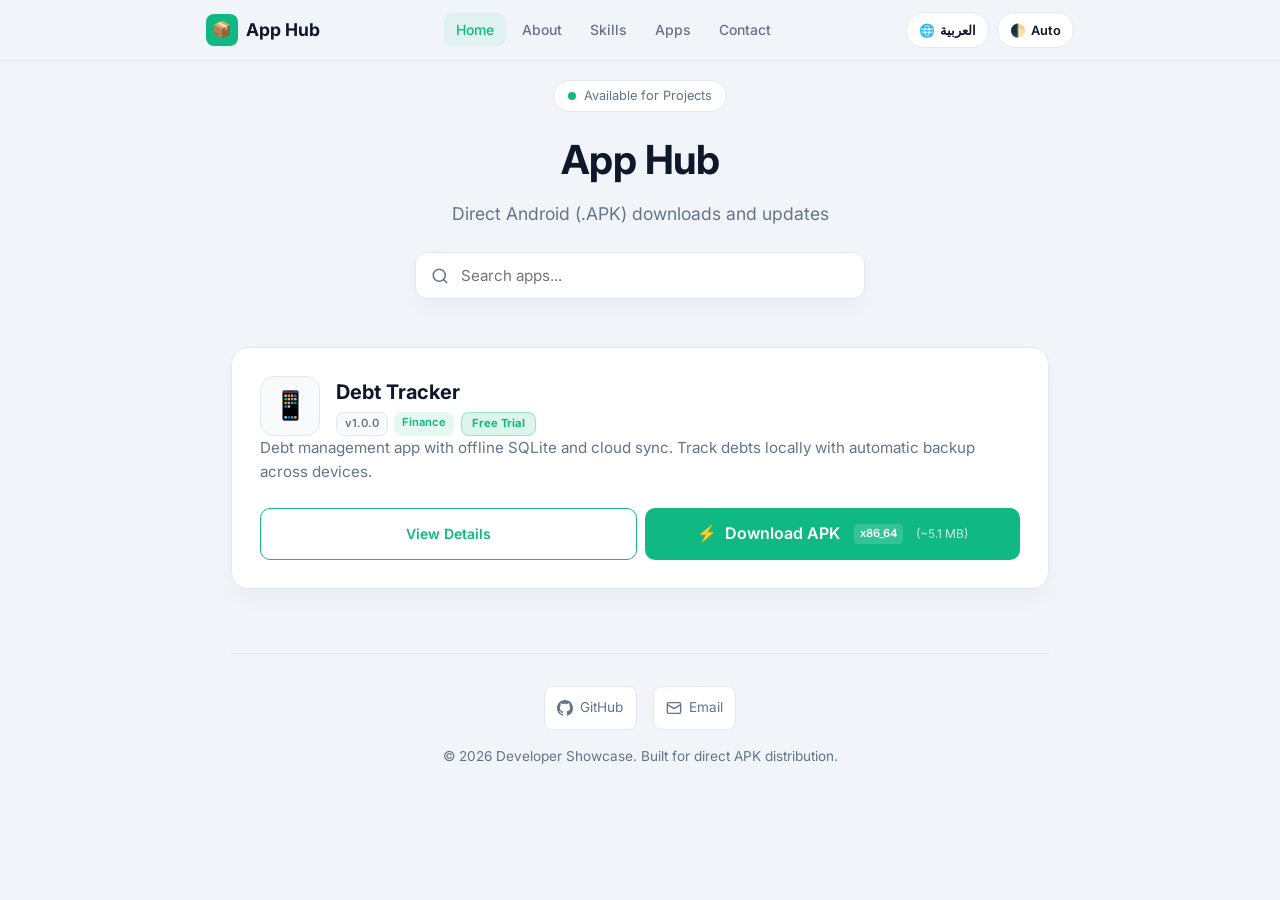
<file: index.html>
<!DOCTYPE html>
<html lang="en" dir="ltr" data-theme="auto">
<head>
  <meta charset="UTF-8" />
  <meta name="viewport" content="width=device-width, initial-scale=1.0"/>
  <title id="docTitle">Developer Hub | Direct App Downloads</title>
  <link rel="preconnect" href="https://fonts.googleapis.com">
  <link rel="preconnect" href="https://fonts.gstatic.com" crossorigin>
  <link href="https://fonts.googleapis.com/css2?family=Cairo:wght@400;600;700&family=Inter:wght@400;500;600;700&display=swap" rel="stylesheet">
  <link rel="stylesheet" href="css/style.css" />
</head>
<body>

  <div id="navPlaceholder"></div>

  <div class="container">
    
    <header>
      <div class="profile-badge">
        <span class="status-dot"></span>
        <span id="statusText">Available for Projects</span>
      </div>
      <h1 id="headerTitle">App Hub</h1>
      <p id="headerSubtitle">Direct Android (.APK) downloads and updates</p>
      
      <div class="search-box">
        <svg class="search-icon" viewBox="0 0 24 24" fill="none" stroke="currentColor" stroke-width="2" stroke-linecap="round" stroke-linejoin="round">
          <circle cx="11" cy="11" r="8"></circle>
          <line x1="21" y1="21" x2="16.65" y2="16.65"></line>
        </svg>
        <input type="text" id="searchInput" placeholder="Search apps..." onkeyup="filterApps()" />
      </div>
    </header>

    <div class="app-grid" id="appGrid">
      
      <div class="app-card animate-in" data-title="debt tracker متابعة الديون">
        <div class="card-glow"></div>
        <div>
          <a href="apps/debt-tracker.html" class="app-header app-header-link">
            <div class="app-icon">📱</div>
            <div class="app-title">
              <h3 id="app1Title">Debt Tracker</h3>
              <div class="tags">
                <span class="version-badge">v1.0.0</span>
                <span class="category-tag" id="tagFinance">Finance</span>
                <span class="trial-badge" id="trialBadge">Free Trial</span>
              </div>
            </div>
          </a>
          <p class="app-desc" id="app1Desc">Debt management app with offline SQLite and cloud sync. Track debts locally with automatic backup across devices.</p>
        </div>
        <div class="card-actions">
          <a href="apps/debt-tracker.html" class="btn btn-outline btn-details" id="app1DetailsBtn">View Details</a>
          <a href="#" class="btn btn-download" id="app1Btn" onclick="event.stopPropagation()">
            <span>⚡</span> <span class="btn-text">Download APK</span>
            <span class="arch-badge" id="detectedArch"></span>
            <span class="file-size" id="fileSize">Loading size...</span>
          </a>
        </div>
      </div>

    </div>

    <div class="no-results" id="noResults">
      <div class="no-results-icon">🔍</div>
      <p id="noResultsText">No apps found matching your search.</p>
    </div>

    <footer>
      <div class="footer-links">
        <a href="https://github.com" class="footer-link" target="_blank" rel="noopener noreferrer">
          <svg viewBox="0 0 24 24" fill="currentColor"><path d="M12 0C5.37 0 0 5.37 0 12c0 5.31 3.435 9.795 8.205 11.385.6.105.825-.255.825-.57 0-.285-.015-1.23-.015-2.235-3.015.555-3.795-.735-4.035-1.41-.135-.345-.72-1.41-1.23-1.695-.42-.225-1.02-.78-.015-.795.945-.015 1.62.87 1.845 1.23 1.08 1.815 2.805 1.305 3.495.99.105-.78.42-1.305.765-1.605-2.67-.3-5.46-1.335-5.46-5.925 0-1.305.465-2.385 1.23-3.225-.12-.3-.54-1.53.12-3.18 0 0 1.005-.315 3.3 1.23.96-.27 1.98-.405 3-.405s2.04.135 3 .405c2.295-1.56 3.3-1.23 3.3-1.23.66 1.65.24 2.88.12 3.18.765.84 1.23 1.905 1.23 3.225 0 4.605-2.805 5.625-5.475 5.925.435.375.81 1.095.81 2.22 0 1.605-.015 2.895-.015 3.3 0 .315.225.69.825.57A12.02 12.02 0 0024 12c0-6.63-5.37-12-12-12z"/></svg>
          GitHub
        </a>
        <a href="mailto:developer@example.com" class="footer-link">
          <svg viewBox="0 0 24 24" fill="none" stroke="currentColor" stroke-width="2" stroke-linecap="round" stroke-linejoin="round"><rect x="2" y="4" width="20" height="16" rx="2"/><path d="M22 7l-10 6L2 7"/></svg>
          Email
        </a>
      </div>
      <p id="footerText">© 2026 Developer Showcase. Built for direct APK distribution.</p>
    </footer>
  </div>

  <div class="toast" id="toast">
    <span>✅</span> <span id="toastText">Download started!</span>
  </div>

  <script src="js/app.js"></script>
</body>
</html>
</file>
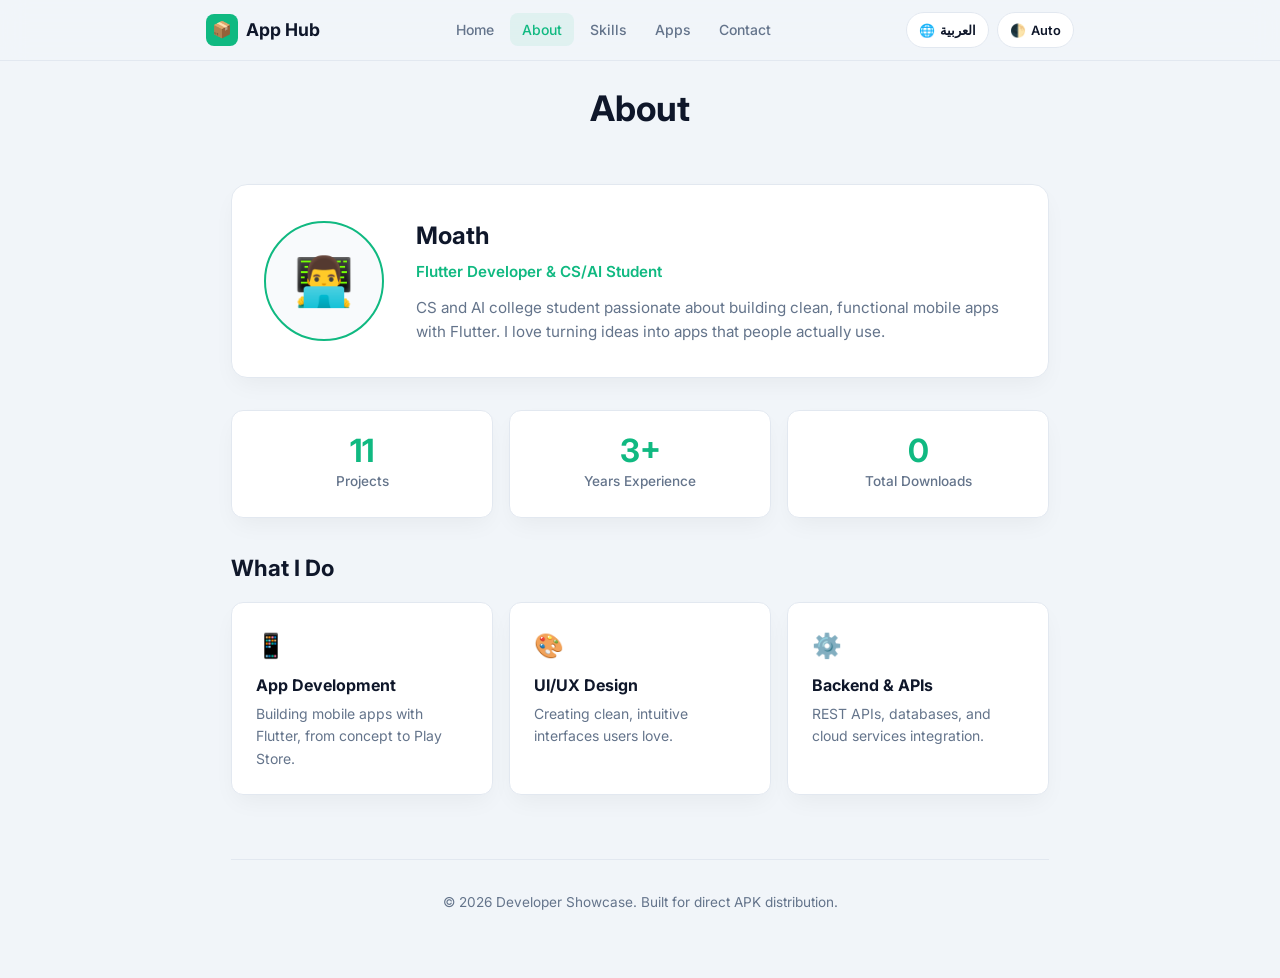
<file: about.html>
<!DOCTYPE html>
<html lang="en" dir="ltr" data-theme="auto">
<head>
  <meta charset="UTF-8" />
  <meta name="viewport" content="width=device-width, initial-scale=1.0"/>
  <title>About | Developer Hub</title>
  <link rel="preconnect" href="https://fonts.googleapis.com">
  <link rel="preconnect" href="https://fonts.gstatic.com" crossorigin>
  <link href="https://fonts.googleapis.com/css2?family=Cairo:wght@400;600;700&family=Inter:wght@400;500;600;700&display=swap" rel="stylesheet">
  <link rel="stylesheet" href="css/style.css" />
</head>
<body>

  <div id="navPlaceholder"></div>

  <div class="container">

    <div class="page-header animate-in">
      <h1 id="navAbout">About</h1>
    </div>

    <div class="about-hero animate-in">
      <div class="about-avatar">👨‍💻</div>
      <div class="about-info">
        <h2>Moath</h2>
        <p class="about-role" id="aboutRole">Flutter Developer & CS/AI Student</p>
        <p id="aboutBio">CS and AI college student passionate about building clean, functional mobile apps with Flutter. I love turning ideas into apps that people actually use.</p>
      </div>
    </div>

    <div class="stats-grid animate-in">
      <div class="stat-card">
        <div class="stat-number">11</div>
        <div class="stat-label" id="statAppsLabel">Projects</div>
      </div>
      <div class="stat-card">
        <div class="stat-number">3+</div>
        <div class="stat-label" id="statExpLabel">Years Experience</div>
      </div>
      <div class="stat-card">
        <div class="stat-number">0</div>
        <div class="stat-label" id="statDlLabel">Total Downloads</div>
      </div>
    </div>

    <h2 class="section-title animate-in" id="whatIDoTitle">What I Do</h2>

    <div class="what-i-do">
      <div class="do-card animate-in">
        <div class="do-card-icon">📱</div>
        <h4 id="doAppTitle">App Development</h4>
        <p id="doAppDesc">Building mobile apps with Flutter, from concept to Play Store.</p>
      </div>
      <div class="do-card animate-in">
        <div class="do-card-icon">🎨</div>
        <h4>UI/UX Design</h4>
        <p id="doUIDesc">Creating clean, intuitive interfaces users love.</p>
      </div>
      <div class="do-card animate-in">
        <div class="do-card-icon">⚙️</div>
        <h4>Backend & APIs</h4>
        <p id="doBackendDesc">REST APIs, databases, and cloud services integration.</p>
      </div>
    </div>

    <footer>
      <p id="footerText">© 2026 Developer Showcase. Built for direct APK distribution.</p>
    </footer>
  </div>

  <script src="js/app.js"></script>
</body>
</html>
</file>
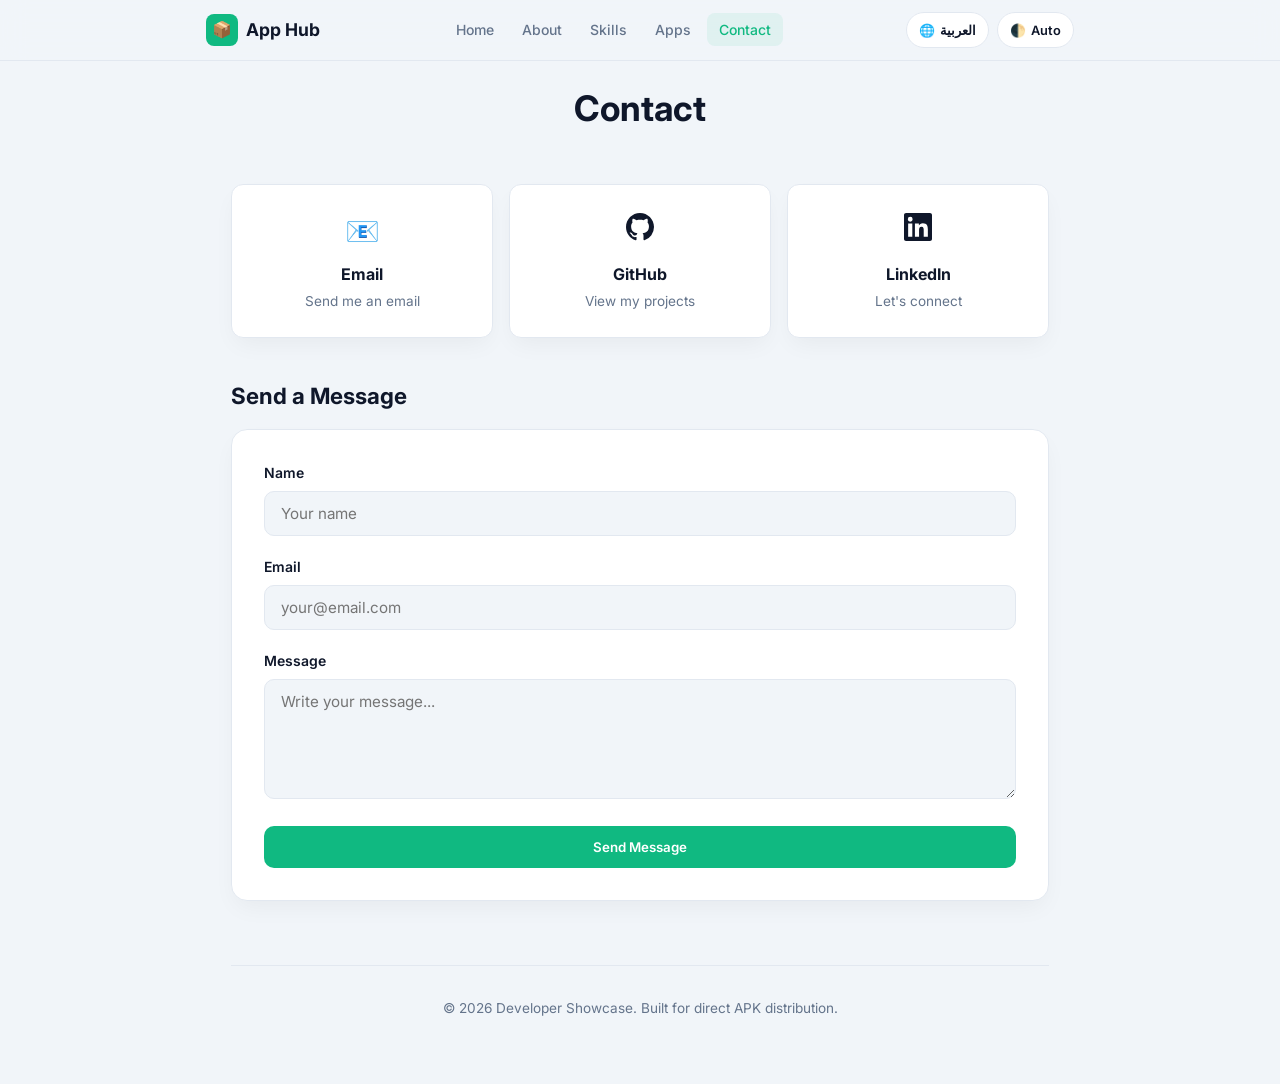
<file: contact.html>
<!DOCTYPE html>
<html lang="en" dir="ltr" data-theme="auto">
<head>
  <meta charset="UTF-8" />
  <meta name="viewport" content="width=device-width, initial-scale=1.0"/>
  <title>Contact | Developer Hub</title>
  <link rel="preconnect" href="https://fonts.googleapis.com">
  <link rel="preconnect" href="https://fonts.gstatic.com" crossorigin>
  <link href="https://fonts.googleapis.com/css2?family=Cairo:wght@400;600;700&family=Inter:wght@400;500;600;700&display=swap" rel="stylesheet">
  <link rel="stylesheet" href="css/style.css" />
</head>
<body>

  <div id="navPlaceholder"></div>

  <div class="container">

    <div class="page-header animate-in">
      <h1 id="navContact">Contact</h1>
    </div>

    <div class="contact-methods animate-in">
      <a href="mailto:developer@example.com" class="contact-card">
        <div class="contact-card-icon">📧</div>
        <h4 id="contactEmailTitle">Email</h4>
        <p id="contactEmailText">Send me an email</p>
      </a>
      <a href="https://github.com" class="contact-card" target="_blank" rel="noopener noreferrer">
        <div class="contact-card-icon">
          <svg viewBox="0 0 24 24" fill="currentColor" width="28" height="28"><path d="M12 0C5.37 0 0 5.37 0 12c0 5.31 3.435 9.795 8.205 11.385.6.105.825-.255.825-.57 0-.285-.015-1.23-.015-2.235-3.015.555-3.795-.735-4.035-1.41-.135-.345-.72-1.41-1.23-1.695-.42-.225-1.02-.78-.015-.795.945-.015 1.62.87 1.845 1.23 1.08 1.815 2.805 1.305 3.495.99.105-.78.42-1.305.765-1.605-2.67-.3-5.46-1.335-5.46-5.925 0-1.305.465-2.385 1.23-3.225-.12-.3-.54-1.53.12-3.18 0 0 1.005-.315 3.3 1.23.96-.27 1.98-.405 3-.405s2.04.135 3 .405c2.295-1.56 3.3-1.23 3.3-1.23.66 1.65.24 2.88.12 3.18.765.84 1.23 1.905 1.23 3.225 0 4.605-2.805 5.625-5.475 5.925.435.375.81 1.095.81 2.22 0 1.605-.015 2.895-.015 3.3 0 .315.225.69.825.57A12.02 12.02 0 0024 12c0-6.63-5.37-12-12-12z"/></svg>
        </div>
        <h4>GitHub</h4>
        <p id="contactGitHubText">View my projects</p>
      </a>
      <a href="https://linkedin.com" class="contact-card" target="_blank" rel="noopener noreferrer">
        <div class="contact-card-icon">
          <svg viewBox="0 0 24 24" fill="currentColor" width="28" height="28"><path d="M20.447 20.452h-3.554v-5.569c0-1.328-.027-3.037-1.852-3.037-1.853 0-2.136 1.445-2.136 2.939v5.667H9.351V9h3.414v1.561h.046c.477-.9 1.637-1.85 3.37-1.85 3.601 0 4.267 2.37 4.267 5.455v6.286zM5.337 7.433a2.062 2.062 0 01-2.063-2.065 2.064 2.064 0 112.063 2.065zm1.782 13.019H3.555V9h3.564v11.452zM22.225 0H1.771C.792 0 0 .774 0 1.729v20.542C0 23.227.792 24 1.771 24h20.451C23.2 24 24 23.227 24 22.271V1.729C24 .774 23.2 0 22.222 0h.003z"/></svg>
        </div>
        <h4>LinkedIn</h4>
        <p id="contactLinkedInText">Let's connect</p>
      </a>
    </div>

    <h2 class="section-title animate-in" id="contactFormTitle">Send a Message</h2>

    <form class="contact-form animate-in">
      <div class="form-group">
        <label for="formNameInput" id="formNameLabel">Name</label>
        <input type="text" id="formNameInput" placeholder="Your name" required />
      </div>
      <div class="form-group">
        <label for="formEmailInput" id="formEmailLabel">Email</label>
        <input type="email" id="formEmailInput" placeholder="your@email.com" required />
      </div>
      <div class="form-group">
        <label for="formMsgInput" id="formMessageLabel">Message</label>
        <textarea id="formMsgInput" placeholder="Write your message..." required></textarea>
      </div>
      <button type="submit" class="btn btn-download" id="formSendBtn">Send Message</button>
    </form>

    <footer>
      <p id="footerText">© 2026 Developer Showcase. Built for direct APK distribution.</p>
    </footer>
  </div>

  <div class="toast" id="toast">
    <span>✅</span> <span id="toastText">Download started!</span>
  </div>

  <script src="js/app.js"></script>
</body>
</html>
</file>
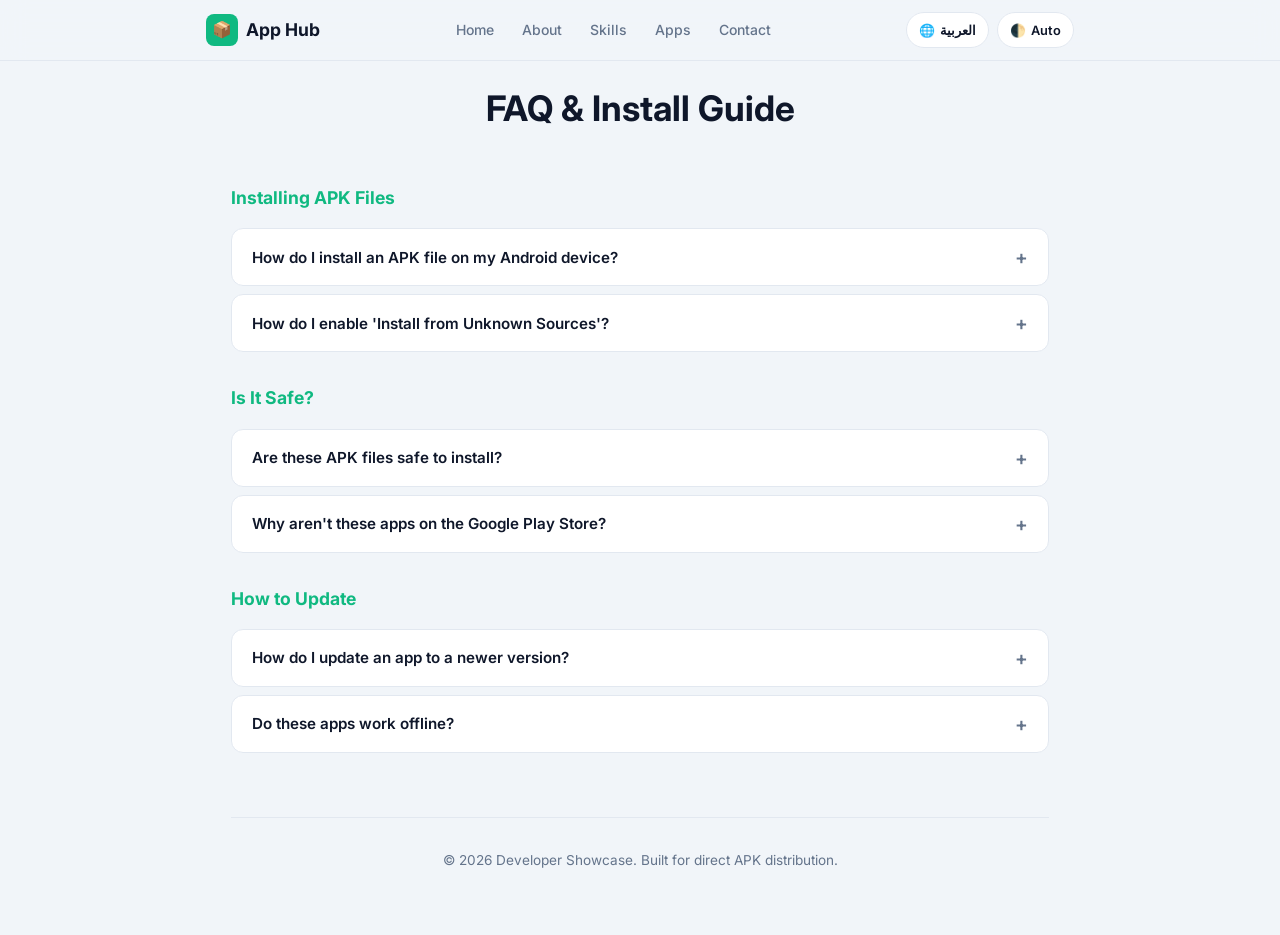
<file: faq.html>
<!DOCTYPE html>
<html lang="en" dir="ltr" data-theme="auto">
<head>
  <meta charset="UTF-8" />
  <meta name="viewport" content="width=device-width, initial-scale=1.0"/>
  <title>FAQ | Developer Hub</title>
  <link rel="preconnect" href="https://fonts.googleapis.com">
  <link rel="preconnect" href="https://fonts.gstatic.com" crossorigin>
  <link href="https://fonts.googleapis.com/css2?family=Cairo:wght@400;600;700&family=Inter:wght@400;500;600;700&display=swap" rel="stylesheet">
  <link rel="stylesheet" href="css/style.css" />
</head>
<body>

  <div id="navPlaceholder"></div>

  <div class="container">

    <div class="page-header animate-in">
      <h1>FAQ & Install Guide</h1>
    </div>

    <!-- Installing APK Files -->
    <div class="faq-category animate-in">
      <h3 id="faqInstallTitle">Installing APK Files</h3>
      <div class="accordion">

        <div class="accordion-item">
          <button class="accordion-header" onclick="toggleAccordion(this)" data-q="faqQ1">
            <span class="accordion-text">How do I install an APK file on my Android device?</span>
            <span class="accordion-icon">+</span>
          </button>
          <div class="accordion-body">
            <div class="accordion-content" data-faq="faqA1">
              <p>Follow these steps to install an APK file:</p>
              <ol>
                <li>Download the APK file by tapping the download button.</li>
                <li>Open your device's file manager and navigate to the Downloads folder.</li>
                <li>Tap the APK file to begin installation.</li>
                <li>If prompted, allow installation from unknown sources.</li>
                <li>Wait for the installation to complete and tap Done or Open.</li>
              </ol>
            </div>
          </div>
        </div>

        <div class="accordion-item">
          <button class="accordion-header" onclick="toggleAccordion(this)" data-q="faqQ4">
            <span class="accordion-text">How do I enable 'Install from Unknown Sources'?</span>
            <span class="accordion-icon">+</span>
          </button>
          <div class="accordion-body">
            <div class="accordion-content" data-faq="faqA4">
              <p>The exact steps vary by Android version:</p>
              <ol>
                <li>Go to Settings &gt; Security (or Apps &amp; Notifications).</li>
                <li>Find 'Install unknown apps' or 'Unknown sources'.</li>
                <li>Select the file manager or browser you're using.</li>
                <li>Toggle 'Allow from this source' to on.</li>
              </ol>
              <p>On Android 8.0+, permissions are granted per-app rather than globally.</p>
            </div>
          </div>
        </div>

      </div>
    </div>

    <!-- Safety & Distribution -->
    <div class="faq-category animate-in">
      <h3 id="faqSafeTitle">Is It Safe?</h3>
      <div class="accordion">

        <div class="accordion-item">
          <button class="accordion-header" onclick="toggleAccordion(this)" data-q="faqQ2">
            <span class="accordion-text">Are these APK files safe to install?</span>
            <span class="accordion-icon">+</span>
          </button>
          <div class="accordion-body">
            <div class="accordion-content" data-faq="faqA2">
              <p>Yes. All APK files are built by us, signed with our developer certificate, and have been tested for security. We do not modify or tamper with any third-party code. You can verify the APK signature before installing.</p>
            </div>
          </div>
        </div>

        <div class="accordion-item">
          <button class="accordion-header" onclick="toggleAccordion(this)" data-q="faqQ3">
            <span class="accordion-text">Why aren't these apps on the Google Play Store?</span>
            <span class="accordion-icon">+</span>
          </button>
          <div class="accordion-body">
            <div class="accordion-content" data-faq="faqA3">
              <p>These apps are either in active development, designed for specific use cases, or distributed directly to provide faster updates without Play Store review delays. We may publish to the Play Store in the future.</p>
            </div>
          </div>
        </div>

      </div>
    </div>

    <!-- Updates & Usage -->
    <div class="faq-category animate-in">
      <h3 id="faqUpdateTitle">How to Update</h3>
      <div class="accordion">

        <div class="accordion-item">
          <button class="accordion-header" onclick="toggleAccordion(this)" data-q="faqQ5">
            <span class="accordion-text">How do I update an app to a newer version?</span>
            <span class="accordion-icon">+</span>
          </button>
          <div class="accordion-body">
            <div class="accordion-content" data-faq="faqA5">
              <p>Simply download the latest APK and install it over the existing version. Your data will be preserved. You do not need to uninstall the old version first.</p>
            </div>
          </div>
        </div>

        <div class="accordion-item">
          <button class="accordion-header" onclick="toggleAccordion(this)" data-q="faqQ6">
            <span class="accordion-text">Do these apps work offline?</span>
            <span class="accordion-icon">+</span>
          </button>
          <div class="accordion-body">
            <div class="accordion-content" data-faq="faqA6">
              <p>Yes. Debt Tracker works with local SQLite storage and syncs your data to the cloud automatically. You can access your debts offline, and changes will be synced across your devices when you're back online.</p>
            </div>
          </div>
        </div>

      </div>
    </div>

    <footer>
      <p id="footerText">© 2026 Developer Showcase. Built for direct APK distribution.</p>
    </footer>
  </div>

  <script src="js/app.js"></script>
</body>
</html>
</file>
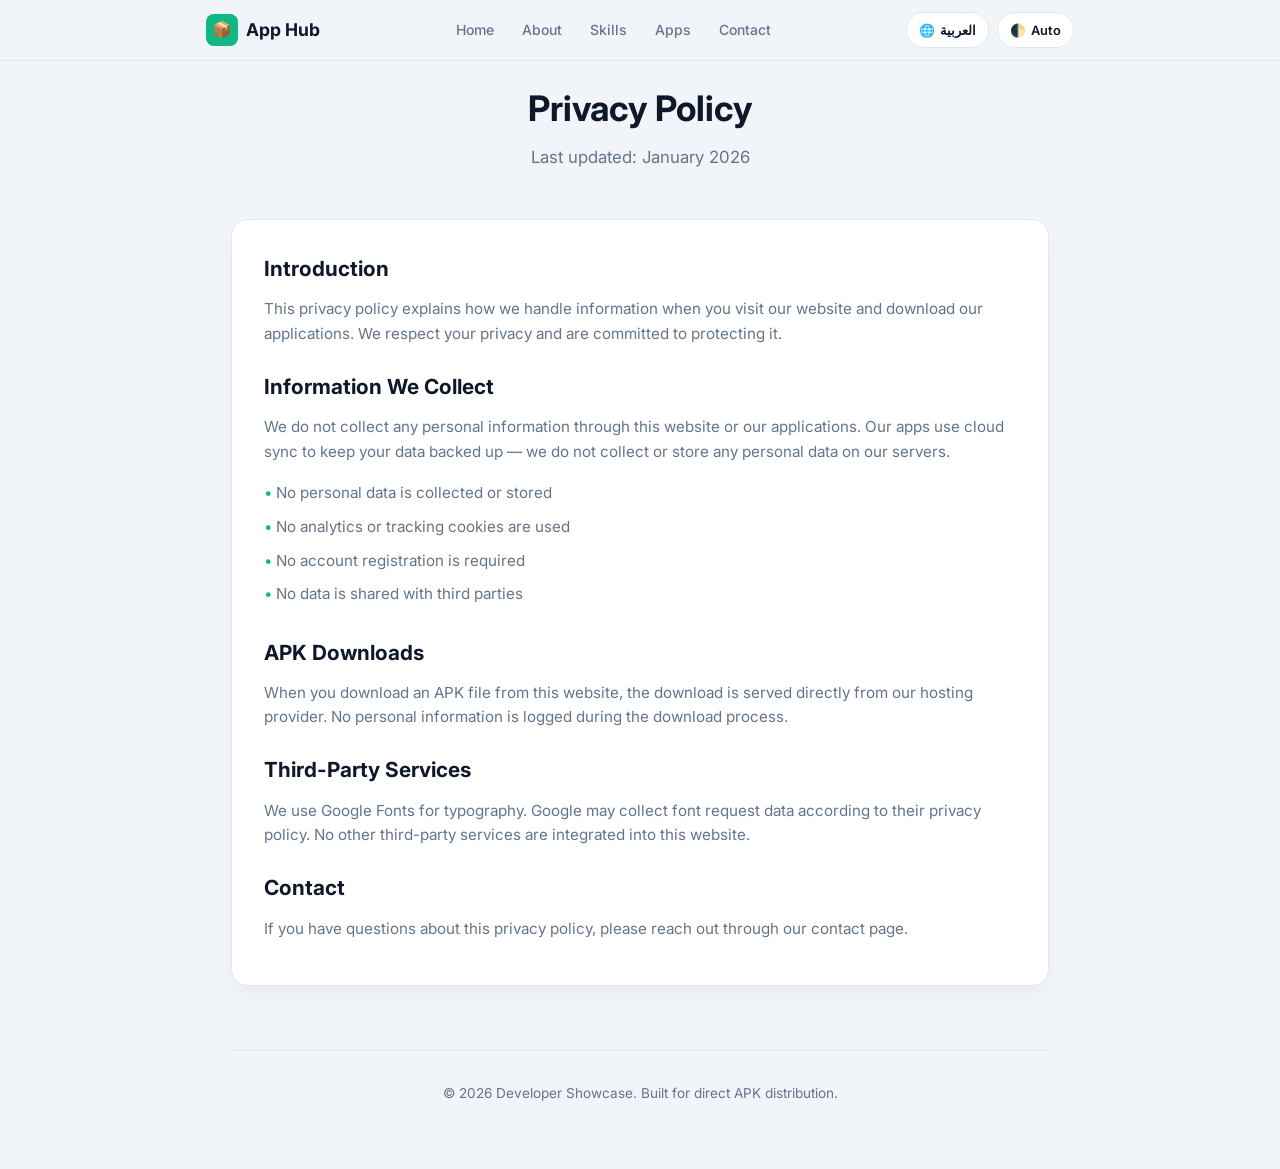
<file: privacy.html>
<!DOCTYPE html>
<html lang="en" dir="ltr" data-theme="auto">
<head>
  <meta charset="UTF-8" />
  <meta name="viewport" content="width=device-width, initial-scale=1.0"/>
  <title>Privacy Policy | Developer Hub</title>
  <link rel="preconnect" href="https://fonts.googleapis.com">
  <link rel="preconnect" href="https://fonts.gstatic.com" crossorigin>
  <link href="https://fonts.googleapis.com/css2?family=Cairo:wght@400;600;700&family=Inter:wght@400;500;600;700&display=swap" rel="stylesheet">
  <link rel="stylesheet" href="css/style.css" />
</head>
<body>

  <div id="navPlaceholder"></div>

  <div class="container">

    <div class="page-header animate-in">
      <h1 id="privacyTitle">Privacy Policy</h1>
      <p id="privacyLastUpdated">Last updated: January 2026</p>
    </div>

    <div class="privacy-content animate-in">

      <h2 id="privacyIntroTitle">Introduction</h2>
      <p id="privacyIntroText">This privacy policy explains how we handle information when you visit our website and download our applications. We respect your privacy and are committed to protecting it.</p>

      <h2 id="privacyDataTitle">Information We Collect</h2>
      <p id="privacyDataText">We do not collect any personal information through this website or our applications. Our apps use cloud sync to keep your data backed up — we do not collect or store any personal data on our servers.</p>
      <ul>
        <li id="privacyDataList1">No personal data is collected or stored</li>
        <li id="privacyDataList2">No analytics or tracking cookies are used</li>
        <li id="privacyDataList3">No account registration is required</li>
        <li id="privacyDataList4">No data is shared with third parties</li>
      </ul>

      <h2 id="privacyApkTitle">APK Downloads</h2>
      <p id="privacyApkText">When you download an APK file from this website, the download is served directly from our hosting provider. No personal information is logged during the download process.</p>

      <h2 id="privacyThirdTitle">Third-Party Services</h2>
      <p id="privacyThirdText">We use Google Fonts for typography. Google may collect font request data according to their privacy policy. No other third-party services are integrated into this website.</p>

      <h2 id="privacyContactTitle">Contact</h2>
      <p id="privacyContactText">If you have questions about this privacy policy, please reach out through our contact page.</p>

    </div>

    <footer>
      <p id="footerText">© 2026 Developer Showcase. Built for direct APK distribution.</p>
    </footer>
  </div>

  <script src="js/app.js"></script>
</body>
</html>
</file>
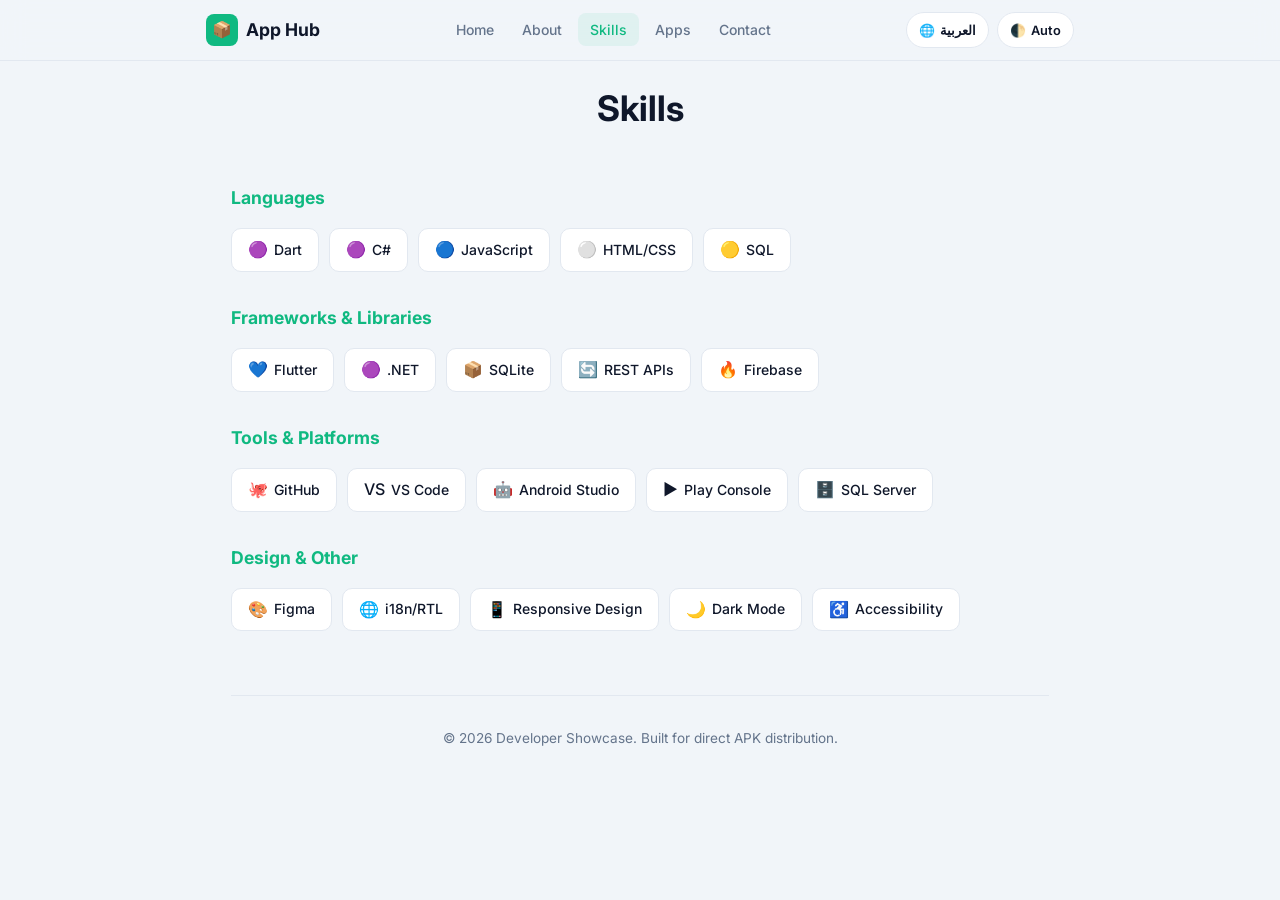
<file: skills.html>
<!DOCTYPE html>
<html lang="en" dir="ltr" data-theme="auto">
<head>
  <meta charset="UTF-8" />
  <meta name="viewport" content="width=device-width, initial-scale=1.0"/>
  <title>Skills | Developer Hub</title>
  <link rel="preconnect" href="https://fonts.googleapis.com">
  <link rel="preconnect" href="https://fonts.gstatic.com" crossorigin>
  <link href="https://fonts.googleapis.com/css2?family=Cairo:wght@400;600;700&family=Inter:wght@400;500;600;700&display=swap" rel="stylesheet">
  <link rel="stylesheet" href="css/style.css" />
</head>
<body>

  <div id="navPlaceholder"></div>

  <div class="container">

    <div class="page-header animate-in">
      <h1 id="navSkills">Skills</h1>
    </div>

    <div class="skills-category animate-in">
      <h3 id="skillsLangTitle">Languages</h3>
      <div class="skills-grid">
        <div class="skill-chip"><span class="skill-chip-icon">🟣</span> Dart</div>
        <div class="skill-chip"><span class="skill-chip-icon">🟣</span> C#</div>
        <div class="skill-chip"><span class="skill-chip-icon">🔵</span> JavaScript</div>
        <div class="skill-chip"><span class="skill-chip-icon">⚪</span> HTML/CSS</div>
        <div class="skill-chip"><span class="skill-chip-icon">🟡</span> SQL</div>
      </div>
    </div>

    <div class="skills-category animate-in">
      <h3 id="skillsFrameworkTitle">Frameworks & Libraries</h3>
      <div class="skills-grid">
        <div class="skill-chip"><span class="skill-chip-icon">💙</span> Flutter</div>
        <div class="skill-chip"><span class="skill-chip-icon">🟣</span> .NET</div>
        <div class="skill-chip"><span class="skill-chip-icon">📦</span> SQLite</div>
        <div class="skill-chip"><span class="skill-chip-icon">🔄</span> REST APIs</div>
        <div class="skill-chip"><span class="skill-chip-icon">🔥</span> Firebase</div>
      </div>
    </div>

    <div class="skills-category animate-in">
      <h3 id="skillsToolsTitle">Tools & Platforms</h3>
      <div class="skills-grid">
        <div class="skill-chip"><span class="skill-chip-icon">🐙</span> GitHub</div>
        <div class="skill-chip"><span class="skill-chip-icon">VS</span> VS Code</div>
        <div class="skill-chip"><span class="skill-chip-icon">🤖</span> Android Studio</div>
        <div class="skill-chip"><span class="skill-chip-icon">▶️</span> Play Console</div>
        <div class="skill-chip"><span class="skill-chip-icon">🗄️</span> SQL Server</div>
      </div>
    </div>

    <div class="skills-category animate-in">
      <h3 id="skillsDesignTitle">Design & Other</h3>
      <div class="skills-grid">
        <div class="skill-chip"><span class="skill-chip-icon">🎨</span> Figma</div>
        <div class="skill-chip"><span class="skill-chip-icon">🌐</span> i18n/RTL</div>
        <div class="skill-chip"><span class="skill-chip-icon">📱</span> Responsive Design</div>
        <div class="skill-chip"><span class="skill-chip-icon">🌙</span> Dark Mode</div>
        <div class="skill-chip"><span class="skill-chip-icon">♿</span> Accessibility</div>
      </div>
    </div>

    <footer>
      <p id="footerText">© 2026 Developer Showcase. Built for direct APK distribution.</p>
    </footer>
  </div>

  <script src="js/app.js"></script>
</body>
</html>
</file>
<file: css/style.css>
/* --- VARIABLES & THEMING --- */
:root {
  --bg: #090d16;
  --card-bg: #131b2e;
  --text: #f8fafc;
  --text-muted: #94a3b8;
  --accent: #10b981;
  --accent-hover: #059669;
  --border: rgba(255, 255, 255, 0.08);
  --icon-bg: #1e293b;
  --font-family: 'Inter', -apple-system, BlinkMacSystemFont, sans-serif;
  --shadow: 0 10px 30px -10px rgba(0, 0, 0, 0.5);
  --nav-bg: rgba(9, 13, 22, 0.85);
}

@media (prefers-color-scheme: light) {
  :root {
    --bg: #f1f5f9;
    --card-bg: #ffffff;
    --text: #0f172a;
    --text-muted: #64748b;
    --accent: #10b981;
    --accent-hover: #059669;
    --border: #e2e8f0;
    --icon-bg: #f8fafc;
    --shadow: 0 10px 25px -5px rgba(0, 0, 0, 0.05);
    --nav-bg: rgba(241, 245, 249, 0.85);
  }
}

[data-theme="light"] {
  --bg: #f1f5f9;
  --card-bg: #ffffff;
  --text: #0f172a;
  --text-muted: #64748b;
  --accent: #10b981;
  --accent-hover: #059669;
  --border: #e2e8f0;
  --icon-bg: #f8fafc;
  --shadow: 0 10px 25px -5px rgba(0, 0, 0, 0.05);
  --nav-bg: rgba(241, 245, 249, 0.85);
}

[data-theme="dark"] {
  --bg: #090d16;
  --card-bg: #131b2e;
  --text: #f8fafc;
  --text-muted: #94a3b8;
  --accent: #10b981;
  --accent-hover: #059669;
  --border: rgba(255, 255, 255, 0.08);
  --icon-bg: #1e293b;
  --shadow: 0 10px 30px -10px rgba(0, 0, 0, 0.5);
  --nav-bg: rgba(9, 13, 22, 0.85);
}

html[lang="ar"] {
  --font-family: 'Cairo', sans-serif;
}

/* --- GLOBAL --- */
* { box-sizing: border-box; margin: 0; padding: 0; }

html {
  scroll-behavior: smooth;
}

::selection {
  background: var(--accent);
  color: #ffffff;
}

body {
  font-family: var(--font-family);
  background-color: var(--bg);
  color: var(--text);
  line-height: 1.6;
  padding-top: 5rem;
  padding-bottom: 2rem;
  transition: background-color 0.3s ease, color 0.3s ease;
}

/* --- ENTRANCE ANIMATIONS --- */
@keyframes fadeInUp {
  from {
    opacity: 0;
    transform: translateY(20px);
  }
  to {
    opacity: 1;
    transform: translateY(0);
  }
}

@keyframes pulse {
  0%, 100% {
    box-shadow: 0 0 8px var(--accent);
    transform: scale(1);
  }
  50% {
    box-shadow: 0 0 16px var(--accent), 0 0 24px rgba(16, 185, 129, 0.3);
    transform: scale(1.15);
  }
}

.animate-in {
  opacity: 0;
  transform: translateY(20px);
}

.animate-in.visible {
  animation: fadeInUp 0.5s ease forwards;
}

.container {
  max-width: 850px;
  margin: 0 auto;
  padding: 0 1rem;
}

/* --- NAVIGATION BAR --- */
.navbar {
  position: fixed;
  top: 0;
  left: 0;
  right: 0;
  z-index: 100;
  background: var(--nav-bg);
  backdrop-filter: blur(12px);
  -webkit-backdrop-filter: blur(12px);
  border-bottom: 1px solid var(--border);
  padding: 0 1rem;
  transition: background 0.3s ease, border-color 0.3s ease;
}

.navbar .container {
  display: flex;
  align-items: center;
  justify-content: space-between;
  height: 60px;
  max-width: 900px;
}

.nav-logo {
  display: flex;
  align-items: center;
  gap: 0.5rem;
  text-decoration: none;
  color: var(--text);
  font-weight: 700;
  font-size: 1.1rem;
}

.nav-logo-icon {
  width: 32px;
  height: 32px;
  background: var(--accent);
  border-radius: 8px;
  display: flex;
  align-items: center;
  justify-content: center;
  font-size: 1rem;
}

.nav-links {
  display: flex;
  align-items: center;
  gap: 0.25rem;
  list-style: none;
}

.nav-links a {
  text-decoration: none;
  color: var(--text-muted);
  font-size: 0.875rem;
  font-weight: 500;
  padding: 0.5rem 0.75rem;
  border-radius: 8px;
  transition: all 0.2s ease;
}

.nav-links a:hover,
.nav-links a.active {
  color: var(--accent);
  background: rgba(16, 185, 129, 0.08);
}

.nav-links a:focus-visible {
  outline: 2px solid var(--accent);
  outline-offset: 2px;
}

.nav-controls {
  display: flex;
  align-items: center;
  gap: 0.5rem;
}

.nav-controls .control-btn {
  background: var(--card-bg);
  color: var(--text);
  border: 1px solid var(--border);
  padding: 0.4rem 0.75rem;
  border-radius: 20px;
  cursor: pointer;
  font-size: 0.8rem;
  font-weight: 600;
  font-family: inherit;
  display: flex;
  align-items: center;
  gap: 0.3rem;
  transition: all 0.2s ease;
  min-height: 36px;
  white-space: nowrap;
}

.nav-controls .control-btn:hover {
  border-color: var(--accent);
}

.nav-controls .control-btn:focus-visible {
  outline: 2px solid var(--accent);
  outline-offset: 2px;
}

/* Hamburger Menu */
.hamburger {
  display: none;
  flex-direction: column;
  gap: 5px;
  background: none;
  border: none;
  cursor: pointer;
  padding: 4px;
  min-height: 44px;
  min-width: 44px;
  align-items: center;
  justify-content: center;
}

.hamburger span {
  width: 22px;
  height: 2px;
  background: var(--text);
  border-radius: 2px;
  transition: all 0.3s ease;
}

.hamburger.active span:nth-child(1) {
  transform: rotate(45deg) translate(5px, 5px);
}

.hamburger.active span:nth-child(2) {
  opacity: 0;
}

.hamburger.active span:nth-child(3) {
  transform: rotate(-45deg) translate(5px, -5px);
}

/* Mobile Nav Overlay */
.mobile-nav {
  display: none;
  position: fixed;
  top: 60px;
  left: 0;
  right: 0;
  bottom: 0;
  background: var(--bg);
  z-index: 99;
  padding: 1.5rem;
  opacity: 0;
  transform: translateY(-10px);
  transition: all 0.3s ease;
}

.mobile-nav.open {
  opacity: 1;
  transform: translateY(0);
}

.mobile-nav-links {
  list-style: none;
  display: flex;
  flex-direction: column;
  gap: 0.5rem;
}

.mobile-nav-links a {
  display: block;
  text-decoration: none;
  color: var(--text);
  font-size: 1.1rem;
  font-weight: 600;
  padding: 0.9rem 1rem;
  border-radius: 12px;
  border: 1px solid var(--border);
  background: var(--card-bg);
  transition: all 0.2s ease;
}

.mobile-nav-links a:hover,
.mobile-nav-links a.active {
  border-color: var(--accent);
  color: var(--accent);
}

.mobile-nav-links a:focus-visible {
  outline: 2px solid var(--accent);
  outline-offset: 2px;
}

.mobile-nav-controls {
  display: flex;
  gap: 0.75rem;
  margin-top: 1.5rem;
}

.mobile-nav-controls .control-btn {
  flex: 1;
  background: var(--card-bg);
  color: var(--text);
  border: 1px solid var(--border);
  padding: 0.75rem;
  border-radius: 12px;
  cursor: pointer;
  font-size: 0.9rem;
  font-weight: 600;
  font-family: inherit;
  display: flex;
  align-items: center;
  justify-content: center;
  gap: 0.4rem;
  min-height: 48px;
  transition: all 0.2s ease;
}

.mobile-nav-controls .control-btn:hover {
  border-color: var(--accent);
}

@media (max-width: 768px) {
  .nav-links,
  .nav-controls {
    display: none;
  }

  .hamburger {
    display: flex;
  }

  .mobile-nav {
    display: block;
  }

  .mobile-nav:not(.open) {
    pointer-events: none;
  }
}

/* --- HEADER & STATUS --- */
header {
  text-align: center;
  margin-bottom: 3rem;
}

.profile-badge {
  display: inline-flex;
  align-items: center;
  gap: 0.5rem;
  background: var(--card-bg);
  border: 1px solid var(--border);
  padding: 0.3rem 0.9rem;
  border-radius: 20px;
  font-size: 0.8rem;
  color: var(--text-muted);
  margin-bottom: 1rem;
}

.status-dot {
  width: 8px;
  height: 8px;
  background-color: var(--accent);
  border-radius: 50%;
  animation: pulse 2s ease-in-out infinite;
}

header h1 {
  font-size: 2.5rem;
  font-weight: 700;
  letter-spacing: -0.5px;
  margin-bottom: 0.5rem;
}

header p {
  color: var(--text-muted);
  font-size: 1.1rem;
  margin-bottom: 1.5rem;
}

/* --- SEARCH BOX --- */
.search-box {
  position: relative;
  max-width: 450px;
  margin: 0 auto;
}

.search-icon {
  position: absolute;
  left: 1rem;
  top: 50%;
  transform: translateY(-50%);
  width: 18px;
  height: 18px;
  color: var(--text-muted);
  pointer-events: none;
  transition: color 0.2s ease;
}

.search-box input {
  width: 100%;
  padding: 0.8rem 1.2rem 0.8rem 2.8rem;
  background: var(--card-bg);
  border: 1px solid var(--border);
  border-radius: 12px;
  color: var(--text);
  font-family: inherit;
  font-size: 0.95rem;
  outline: none;
  box-shadow: var(--shadow);
  transition: all 0.2s ease;
}

.search-box input:focus {
  border-color: var(--accent);
  box-shadow: 0 0 0 3px rgba(16, 185, 129, 0.15);
}

.search-box input:focus ~ .search-icon {
  color: var(--accent);
}

html[dir="rtl"] .search-icon {
  left: auto;
  right: 1rem;
}

html[dir="rtl"] .search-box input {
  padding: 0.8rem 2.8rem 0.8rem 1.2rem;
}

/* --- APP GRID & CARDS --- */
.app-grid {
  display: grid;
  grid-template-columns: repeat(auto-fit, minmax(300px, 1fr));
  gap: 1.5rem;
}

.app-card {
  position: relative;
  background-color: var(--card-bg);
  border: 1px solid var(--border);
  border-radius: 16px;
  padding: 1.75rem;
  display: flex;
  flex-direction: column;
  justify-content: space-between;
  box-shadow: var(--shadow);
  overflow: hidden;
  transition: all 0.3s ease;
}

.card-glow {
  position: absolute;
  top: -50%;
  left: -50%;
  width: 200%;
  height: 200%;
  background: radial-gradient(circle at center, rgba(16, 185, 129, 0.08) 0%, transparent 70%);
  opacity: 0;
  transition: opacity 0.4s ease;
  pointer-events: none;
  z-index: 0;
}

.app-card:hover .card-glow {
  opacity: 1;
}

.app-card:hover {
  transform: translateY(-4px);
  border-color: rgba(16, 185, 129, 0.4);
  box-shadow: 0 8px 30px rgba(16, 185, 129, 0.12), var(--shadow);
}

.app-card > *:not(.card-glow) {
  position: relative;
  z-index: 1;
}

.app-header {
  display: flex;
  align-items: center;
  gap: 1rem;
  margin-bottom: 1rem;
}

.app-header-link {
  text-decoration: none;
  cursor: pointer;
  margin: -0.5rem;
  padding: 0.5rem;
  border-radius: 12px;
  transition: background 0.2s ease;
}

.app-header-link:hover {
  background: rgba(16, 185, 129, 0.06);
}

.app-header-link:focus-visible {
  outline: 2px solid var(--accent);
  outline-offset: 2px;
}

.app-header-link h3 {
  transition: color 0.2s ease;
}

.app-header-link:hover h3 {
  color: var(--accent);
}

.card-actions {
  display: flex;
  gap: 0.5rem;
}

.card-actions .btn {
  flex: 1;
}

.btn-details {
  font-size: 0.875rem;
}

.app-icon {
  width: 60px;
  height: 60px;
  border-radius: 14px;
  background-color: var(--icon-bg);
  border: 1px solid var(--border);
  display: flex;
  align-items: center;
  justify-content: center;
  font-size: 1.75rem;
  flex-shrink: 0;
}

.app-title h3 {
  font-size: 1.25rem;
  font-weight: 700;
  color: var(--text);
}

.tags {
  display: flex;
  gap: 0.4rem;
  margin-top: 4px;
}

.version-badge, .category-tag {
  font-size: 0.7rem;
  font-weight: 600;
  padding: 2px 8px;
  border-radius: 8px;
}

.version-badge {
  background: var(--icon-bg);
  color: var(--text-muted);
  border: 1px solid var(--border);
}

.category-tag {
  background: rgba(16, 185, 129, 0.1);
  color: var(--accent);
}

.trial-badge {
  background: rgba(16, 185, 129, 0.15);
  color: #10b981;
  font-size: 0.7rem;
  font-weight: 700;
  padding: 2px 10px;
  border-radius: 8px;
  border: 1px solid rgba(16, 185, 129, 0.3);
  animation: trial-pulse 2s ease-in-out infinite;
}

@keyframes trial-pulse {
  0%, 100% { box-shadow: 0 0 0 0 rgba(16, 185, 129, 0.3); }
  50% { box-shadow: 0 0 8px 2px rgba(16, 185, 129, 0.2); }
}

.trial-highlight {
  background: linear-gradient(135deg, rgba(16, 185, 129, 0.15), rgba(16, 185, 129, 0.05));
  border: 1px solid rgba(16, 185, 129, 0.3);
  border-radius: 12px;
  padding: 1rem 1.5rem;
  font-size: 1.1rem;
  font-weight: 700;
  color: #10b981;
  text-align: center;
  margin: 1rem 0;
}

.app-desc {
  color: var(--text-muted);
  font-size: 0.95rem;
  margin-bottom: 1.5rem;
}

/* --- BUTTONS --- */
.btn {
  display: flex;
  align-items: center;
  justify-content: center;
  gap: 0.5rem;
  width: 100%;
  padding: 0.8rem 1rem;
  border-radius: 10px;
  font-weight: 600;
  text-decoration: none;
  font-family: inherit;
  transition: all 0.2s ease;
  cursor: pointer;
  border: none;
}

.btn-download {
  background-color: var(--accent);
  color: #ffffff;
}

.btn-download:hover {
  background-color: var(--accent-hover);
  transform: translateY(-1px);
  box-shadow: 0 4px 12px rgba(16, 185, 129, 0.3);
}

.btn-download:active {
  transform: scale(0.98);
}

.btn-download:focus-visible {
  outline: 2px solid var(--accent);
  outline-offset: 2px;
}

.arch-badge {
  display: inline-block;
  padding: 1px 6px;
  font-size: 0.7em;
  background: rgba(255,255,255,0.15);
  border-radius: 4px;
  margin-left: 6px;
  vertical-align: middle;
  line-height: 1.6;
}

.btn-outline {
  background: transparent;
  color: var(--accent);
  border: 1px solid var(--accent);
}

.btn-outline:hover {
  background: rgba(16, 185, 129, 0.08);
  transform: translateY(-1px);
}

.btn-outline:focus-visible {
  outline: 2px solid var(--accent);
  outline-offset: 2px;
}

.file-size {
  font-size: 0.75rem;
  opacity: 0.8;
  font-weight: 400;
  margin-left: 0.3rem;
}

/* --- NO RESULTS STATE --- */
.no-results {
  display: none;
  text-align: center;
  padding: 3rem 1rem;
  color: var(--text-muted);
}

.no-results-icon {
  font-size: 2.5rem;
  margin-bottom: 0.75rem;
  opacity: 0.5;
}

.no-results p {
  font-size: 1rem;
}

/* --- TOAST NOTIFICATION --- */
.toast {
  position: fixed;
  bottom: 2rem;
  left: 50%;
  transform: translateX(-50%) translateY(100px);
  background: var(--card-bg);
  color: var(--text);
  border: 1px solid var(--accent);
  padding: 0.75rem 1.5rem;
  border-radius: 12px;
  font-size: 0.9rem;
  font-weight: 600;
  font-family: inherit;
  box-shadow: 0 10px 30px rgba(0, 0, 0, 0.3);
  z-index: 1000;
  opacity: 0;
  transition: all 0.3s ease;
  display: flex;
  align-items: center;
  gap: 0.5rem;
  pointer-events: none;
}

.toast.show {
  opacity: 1;
  transform: translateX(-50%) translateY(0);
}

/* --- PAGE HEADER (for inner pages) --- */
.page-header {
  text-align: center;
  margin-bottom: 3rem;
}

.page-header h1 {
  font-size: 2.2rem;
  font-weight: 700;
  margin-bottom: 0.5rem;
}

.page-header p {
  color: var(--text-muted);
  font-size: 1.05rem;
}

/* --- ABOUT PAGE --- */
.about-hero {
  display: flex;
  align-items: center;
  gap: 2rem;
  background: var(--card-bg);
  border: 1px solid var(--border);
  border-radius: 16px;
  padding: 2rem;
  margin-bottom: 2rem;
  box-shadow: var(--shadow);
}

.about-avatar {
  width: 120px;
  height: 120px;
  border-radius: 50%;
  background: var(--icon-bg);
  border: 2px solid var(--accent);
  display: flex;
  align-items: center;
  justify-content: center;
  font-size: 3rem;
  flex-shrink: 0;
}

.about-info h2 {
  font-size: 1.5rem;
  font-weight: 700;
  margin-bottom: 0.25rem;
}

.about-info .about-role {
  color: var(--accent);
  font-weight: 600;
  font-size: 0.95rem;
  margin-bottom: 0.75rem;
}

.about-info p {
  color: var(--text-muted);
  font-size: 0.95rem;
}

.stats-grid {
  display: grid;
  grid-template-columns: repeat(3, 1fr);
  gap: 1rem;
  margin-bottom: 2rem;
}

.stat-card {
  background: var(--card-bg);
  border: 1px solid var(--border);
  border-radius: 12px;
  padding: 1.5rem;
  text-align: center;
  box-shadow: var(--shadow);
}

.stat-number {
  font-size: 2rem;
  font-weight: 700;
  color: var(--accent);
  line-height: 1;
  margin-bottom: 0.3rem;
}

.stat-label {
  color: var(--text-muted);
  font-size: 0.85rem;
  font-weight: 500;
}

.section-title {
  font-size: 1.4rem;
  font-weight: 700;
  margin-bottom: 1rem;
}

.what-i-do {
  display: grid;
  grid-template-columns: repeat(auto-fit, minmax(220px, 1fr));
  gap: 1rem;
  margin-bottom: 2rem;
}

.do-card {
  background: var(--card-bg);
  border: 1px solid var(--border);
  border-radius: 12px;
  padding: 1.5rem;
  box-shadow: var(--shadow);
  transition: all 0.3s ease;
}

.do-card:hover {
  border-color: rgba(16, 185, 129, 0.4);
  transform: translateY(-2px);
}

.do-card-icon {
  font-size: 1.5rem;
  margin-bottom: 0.5rem;
}

.do-card h4 {
  font-size: 1rem;
  font-weight: 700;
  margin-bottom: 0.25rem;
}

.do-card p {
  color: var(--text-muted);
  font-size: 0.875rem;
}

/* --- SKILLS PAGE --- */
.skills-category {
  margin-bottom: 2rem;
}

.skills-category h3 {
  font-size: 1.1rem;
  font-weight: 700;
  margin-bottom: 1rem;
  color: var(--accent);
}

.skills-grid {
  display: flex;
  flex-wrap: wrap;
  gap: 0.6rem;
}

.skill-chip {
  display: inline-flex;
  align-items: center;
  gap: 0.4rem;
  background: var(--card-bg);
  border: 1px solid var(--border);
  padding: 0.5rem 1rem;
  border-radius: 10px;
  font-size: 0.875rem;
  font-weight: 500;
  transition: all 0.2s ease;
}

.skill-chip:hover {
  border-color: var(--accent);
  transform: translateY(-1px);
}

.skill-chip-icon {
  font-size: 1rem;
}

/* --- APP DETAIL PAGE --- */
.app-detail-hero {
  display: flex;
  align-items: center;
  gap: 1.5rem;
  background: var(--card-bg);
  border: 1px solid var(--border);
  border-radius: 16px;
  padding: 2rem;
  margin-bottom: 2rem;
  box-shadow: var(--shadow);
}

.app-detail-hero .app-icon {
  width: 80px;
  height: 80px;
  font-size: 2.25rem;
}

.app-detail-info h2 {
  font-size: 1.75rem;
  font-weight: 700;
  margin-bottom: 0.25rem;
}

.app-detail-meta {
  display: flex;
  align-items: center;
  gap: 0.5rem;
  margin-bottom: 0.5rem;
}

.app-detail-info p {
  color: var(--text-muted);
  font-size: 0.95rem;
}

.detail-section {
  margin-bottom: 2rem;
}

.detail-section h3 {
  font-size: 1.2rem;
  font-weight: 700;
  margin-bottom: 1rem;
}

.feature-list {
  list-style: none;
}

.feature-list li {
  padding: 0.6rem 0;
  border-bottom: 1px solid var(--border);
  display: flex;
  align-items: flex-start;
  gap: 0.75rem;
  color: var(--text-muted);
  font-size: 0.95rem;
}

.feature-list li:last-child {
  border-bottom: none;
}

.feature-list li::before {
  content: "✓";
  color: var(--accent);
  font-weight: 700;
  flex-shrink: 0;
}

.screenshot-gallery {
  display: grid;
  grid-template-columns: repeat(auto-fit, minmax(200px, 1fr));
  gap: 1rem;
  margin-bottom: 1rem;
}

.screenshot-item {
  background: var(--card-bg);
  border: 1px solid var(--border);
  border-radius: 12px;
  overflow: hidden;
  transition: all 0.3s ease;
}

.screenshot-item:hover {
  border-color: rgba(16, 185, 129, 0.4);
  transform: translateY(-2px);
}

.screenshot-item img {
  width: 100%;
  height: auto;
  display: block;
}

.screenshot-placeholder {
  background: var(--card-bg);
  border: 2px dashed var(--border);
  border-radius: 12px;
  padding: 3rem;
  text-align: center;
  color: var(--text-muted);
  font-size: 0.95rem;
}

.requirements-list {
  list-style: none;
  display: flex;
  flex-wrap: wrap;
  gap: 0.5rem;
}

.requirements-list li {
  background: var(--card-bg);
  border: 1px solid var(--border);
  padding: 0.4rem 0.9rem;
  border-radius: 8px;
  font-size: 0.85rem;
  color: var(--text-muted);
}

.changelog-item {
  background: var(--card-bg);
  border: 1px solid var(--border);
  border-radius: 12px;
  padding: 1.25rem;
  margin-bottom: 0.75rem;
}

.changelog-item h4 {
  font-size: 1rem;
  font-weight: 700;
  margin-bottom: 0.5rem;
}

.changelog-item .changelog-date {
  color: var(--text-muted);
  font-size: 0.8rem;
  margin-bottom: 0.5rem;
}

.changelog-item ul {
  list-style: none;
  padding: 0;
}

.changelog-item ul li {
  color: var(--text-muted);
  font-size: 0.9rem;
  padding: 0.2rem 0;
}

.changelog-item ul li::before {
  content: "• ";
  color: var(--accent);
}

.app-detail-actions {
  display: flex;
  gap: 1rem;
  margin-top: 1.5rem;
}

.app-detail-actions .btn {
  flex: 1;
}

/* --- CONTACT PAGE --- */
.contact-methods {
  display: grid;
  grid-template-columns: repeat(auto-fit, minmax(200px, 1fr));
  gap: 1rem;
  margin-bottom: 2.5rem;
}

.contact-card {
  background: var(--card-bg);
  border: 1px solid var(--border);
  border-radius: 12px;
  padding: 1.5rem;
  text-align: center;
  text-decoration: none;
  color: var(--text);
  box-shadow: var(--shadow);
  transition: all 0.3s ease;
}

.contact-card:hover {
  border-color: var(--accent);
  transform: translateY(-3px);
  box-shadow: 0 8px 24px rgba(16, 185, 129, 0.12);
}

.contact-card:focus-visible {
  outline: 2px solid var(--accent);
  outline-offset: 2px;
}

.contact-card-icon {
  font-size: 1.75rem;
  margin-bottom: 0.5rem;
}

.contact-card h4 {
  font-size: 1rem;
  font-weight: 700;
  margin-bottom: 0.2rem;
}

.contact-card p {
  color: var(--text-muted);
  font-size: 0.85rem;
}

.contact-form {
  background: var(--card-bg);
  border: 1px solid var(--border);
  border-radius: 16px;
  padding: 2rem;
  box-shadow: var(--shadow);
}

.form-group {
  margin-bottom: 1.25rem;
}

.form-group label {
  display: block;
  font-size: 0.875rem;
  font-weight: 600;
  margin-bottom: 0.4rem;
  color: var(--text);
}

.form-group input,
.form-group textarea {
  width: 100%;
  padding: 0.75rem 1rem;
  background: var(--bg);
  border: 1px solid var(--border);
  border-radius: 10px;
  color: var(--text);
  font-family: inherit;
  font-size: 0.95rem;
  outline: none;
  transition: all 0.2s ease;
}

.form-group input:focus,
.form-group textarea:focus {
  border-color: var(--accent);
  box-shadow: 0 0 0 3px rgba(16, 185, 129, 0.15);
}

.form-group textarea {
  resize: vertical;
  min-height: 120px;
}

/* --- PRIVACY PAGE --- */
.privacy-content {
  background: var(--card-bg);
  border: 1px solid var(--border);
  border-radius: 16px;
  padding: 2rem;
  box-shadow: var(--shadow);
}

.privacy-content h2 {
  font-size: 1.3rem;
  font-weight: 700;
  margin-top: 1.5rem;
  margin-bottom: 0.75rem;
}

.privacy-content h2:first-child {
  margin-top: 0;
}

.privacy-content p {
  color: var(--text-muted);
  font-size: 0.95rem;
  margin-bottom: 0.75rem;
}

.privacy-content ul {
  list-style: none;
  margin-bottom: 0.75rem;
}

.privacy-content ul li {
  color: var(--text-muted);
  font-size: 0.95rem;
  padding: 0.3rem 0;
}

.privacy-content ul li::before {
  content: "• ";
  color: var(--accent);
}

/* --- FAQ PAGE --- */
.faq-category {
  margin-bottom: 2rem;
}

.faq-category h3 {
  font-size: 1.1rem;
  font-weight: 700;
  color: var(--accent);
  margin-bottom: 1rem;
}

.accordion {
  display: flex;
  flex-direction: column;
  gap: 0.5rem;
}

.accordion-item {
  background: var(--card-bg);
  border: 1px solid var(--border);
  border-radius: 12px;
  overflow: hidden;
  transition: border-color 0.3s ease;
}

.accordion-item.open {
  border-color: rgba(16, 185, 129, 0.3);
}

.accordion-header {
  width: 100%;
  display: flex;
  align-items: center;
  justify-content: space-between;
  padding: 1rem 1.25rem;
  background: none;
  border: none;
  cursor: pointer;
  font-family: inherit;
  font-size: 0.95rem;
  font-weight: 600;
  color: var(--text);
  text-align: left;
  gap: 1rem;
  min-height: 48px;
  transition: color 0.2s ease;
}

html[dir="rtl"] .accordion-header {
  text-align: right;
}

.accordion-header:hover {
  color: var(--accent);
}

.accordion-header:focus-visible {
  outline: 2px solid var(--accent);
  outline-offset: -2px;
}

.accordion-icon {
  font-size: 1.2rem;
  transition: transform 0.3s ease;
  flex-shrink: 0;
  color: var(--text-muted);
}

.accordion-item.open .accordion-icon {
  transform: rotate(45deg);
  color: var(--accent);
}

.accordion-body {
  max-height: 0;
  overflow: hidden;
  transition: max-height 0.3s ease;
}

.accordion-content {
  padding: 0 1.25rem 1.25rem;
  color: var(--text-muted);
  font-size: 0.95rem;
  line-height: 1.7;
}

.accordion-content ol,
.accordion-content ul {
  margin: 0.5rem 0;
  padding-left: 1.5rem;
}

.accordion-content li {
  padding: 0.2rem 0;
}

/* --- FOOTER --- */
footer {
  text-align: center;
  margin-top: 4rem;
  padding: 2rem 1rem;
  border-top: 1px solid var(--border);
  color: var(--text-muted);
  font-size: 0.85rem;
}

.footer-links {
  display: flex;
  justify-content: center;
  gap: 1rem;
  margin-bottom: 1rem;
  flex-wrap: wrap;
}

.footer-link {
  display: inline-flex;
  align-items: center;
  gap: 0.4rem;
  color: var(--text-muted);
  text-decoration: none;
  font-size: 0.85rem;
  padding: 0.4rem 0.8rem;
  border-radius: 8px;
  border: 1px solid var(--border);
  background: var(--card-bg);
  transition: all 0.2s ease;
  min-height: 44px;
}

.footer-link:hover {
  color: var(--accent);
  border-color: var(--accent);
  transform: translateY(-2px);
}

.footer-link:focus-visible {
  outline: 2px solid var(--accent);
  outline-offset: 2px;
}

.footer-link svg {
  width: 16px;
  height: 16px;
}

/* --- RESPONSIVE --- */
@media (max-width: 480px) {
  body {
    padding-top: 4.5rem;
    padding-bottom: 1.5rem;
  }

  header h1,
  .page-header h1 {
    font-size: 1.8rem;
  }

  .about-hero {
    flex-direction: column;
    text-align: center;
  }

  .stats-grid {
    grid-template-columns: 1fr;
  }

  .app-detail-hero {
    flex-direction: column;
    text-align: center;
  }

  .app-detail-meta {
    justify-content: center;
    flex-wrap: wrap;
  }

  .app-detail-actions {
    flex-direction: column;
  }

  .card-actions {
    flex-direction: column;
  }

  .contact-methods {
    grid-template-columns: 1fr;
  }

  .footer-links {
    flex-direction: column;
    align-items: center;
  }
}
</file>
